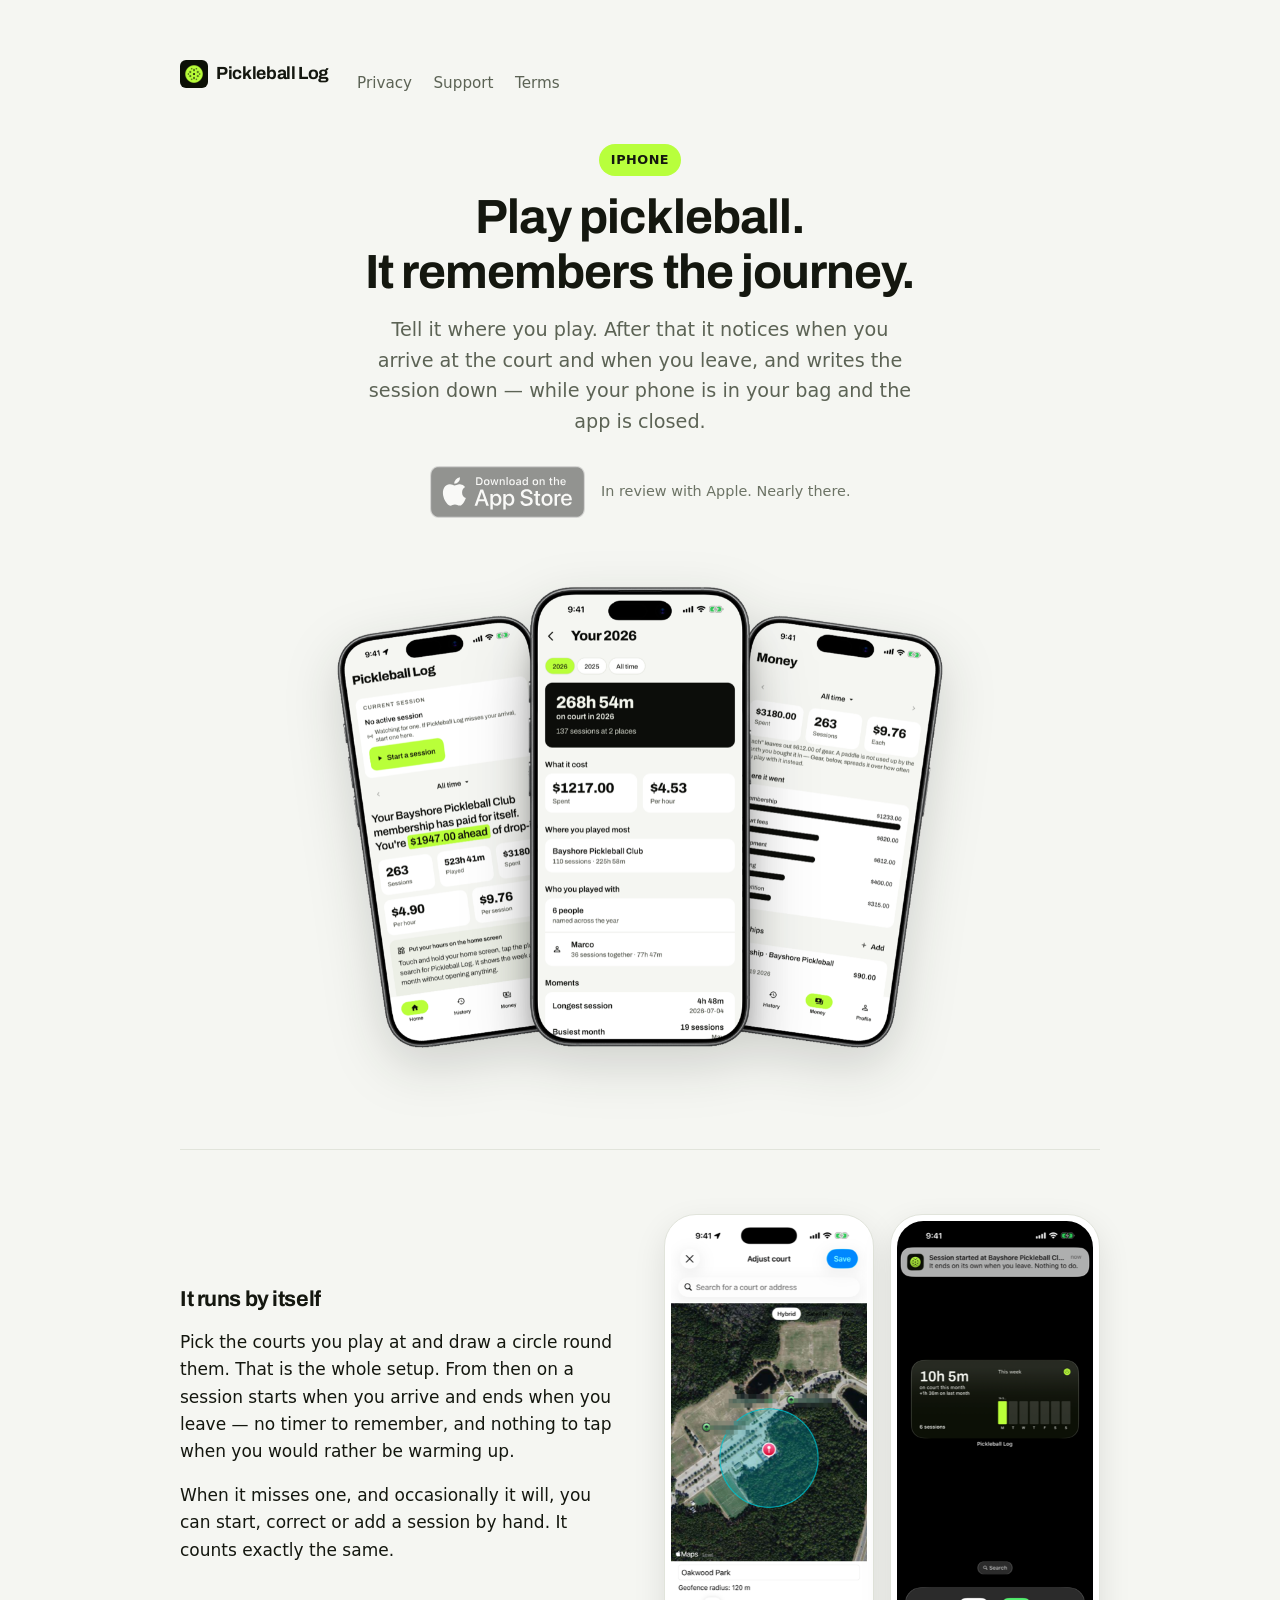
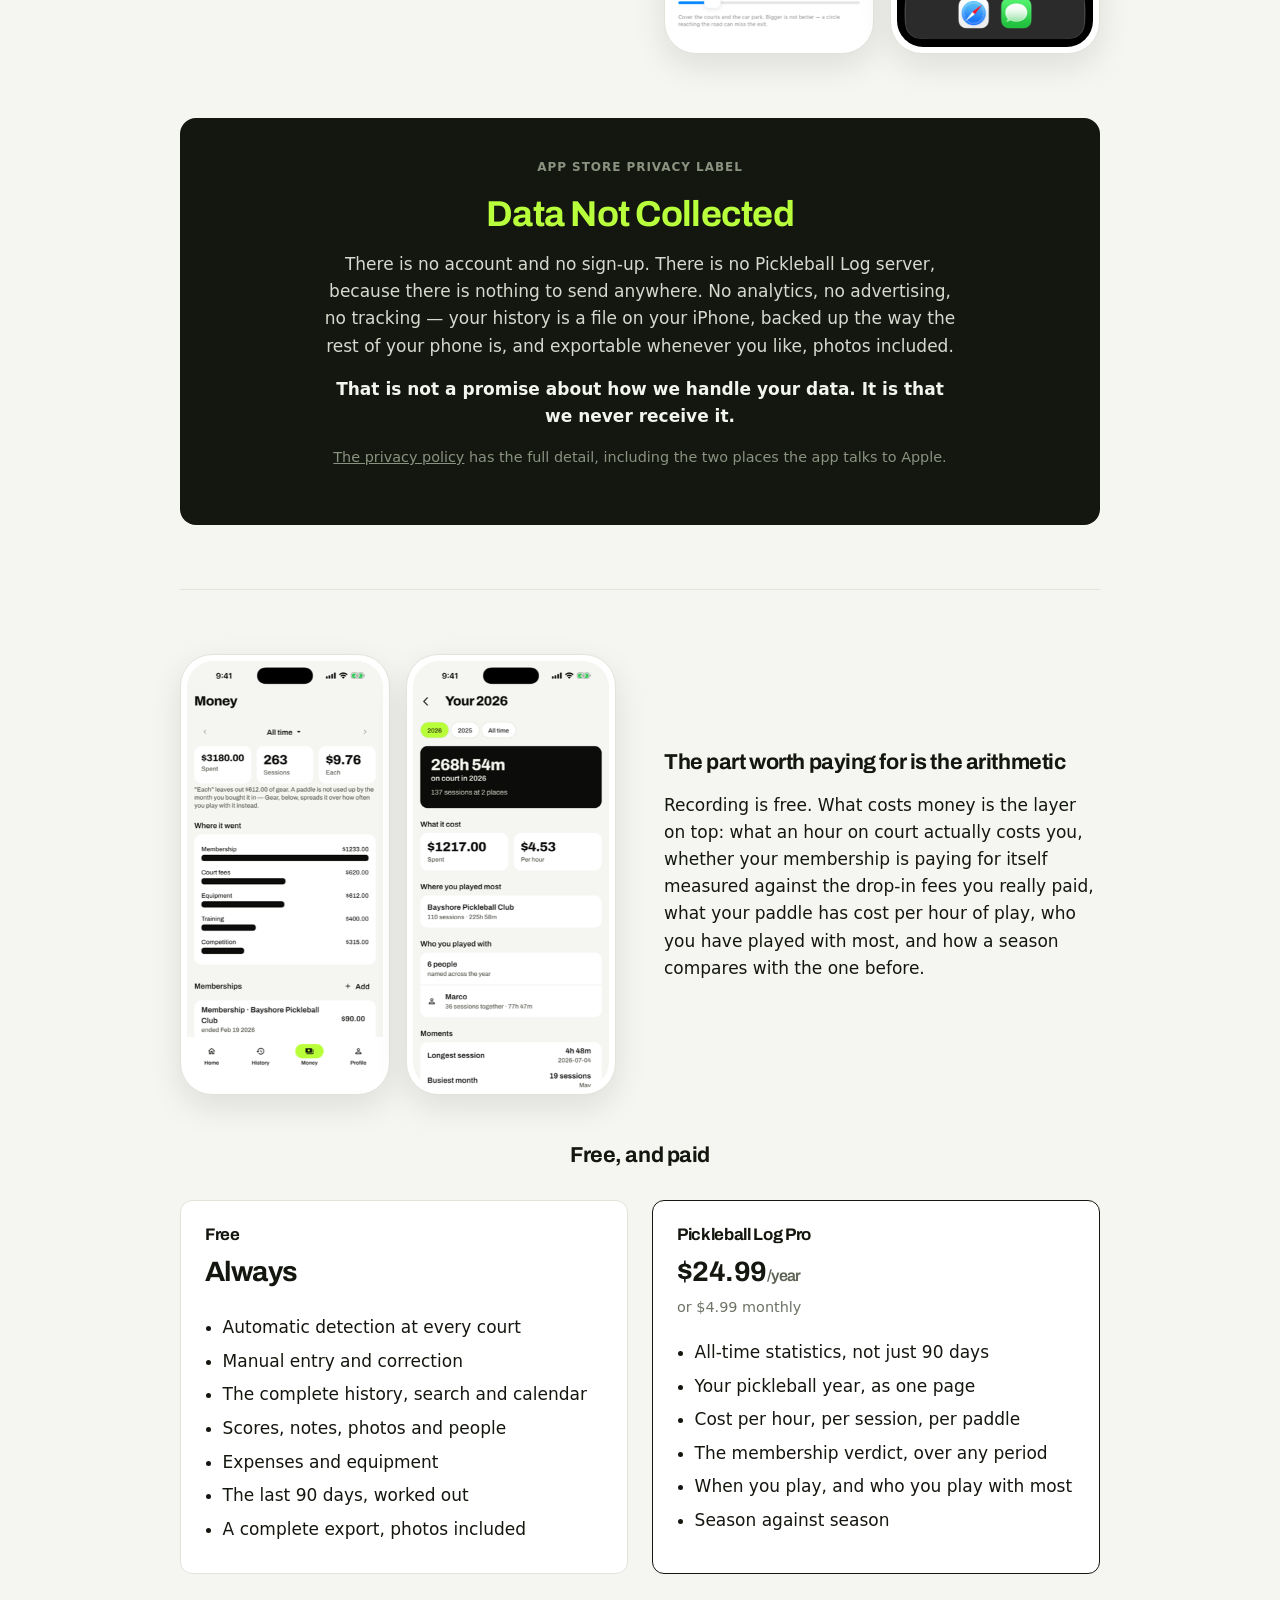
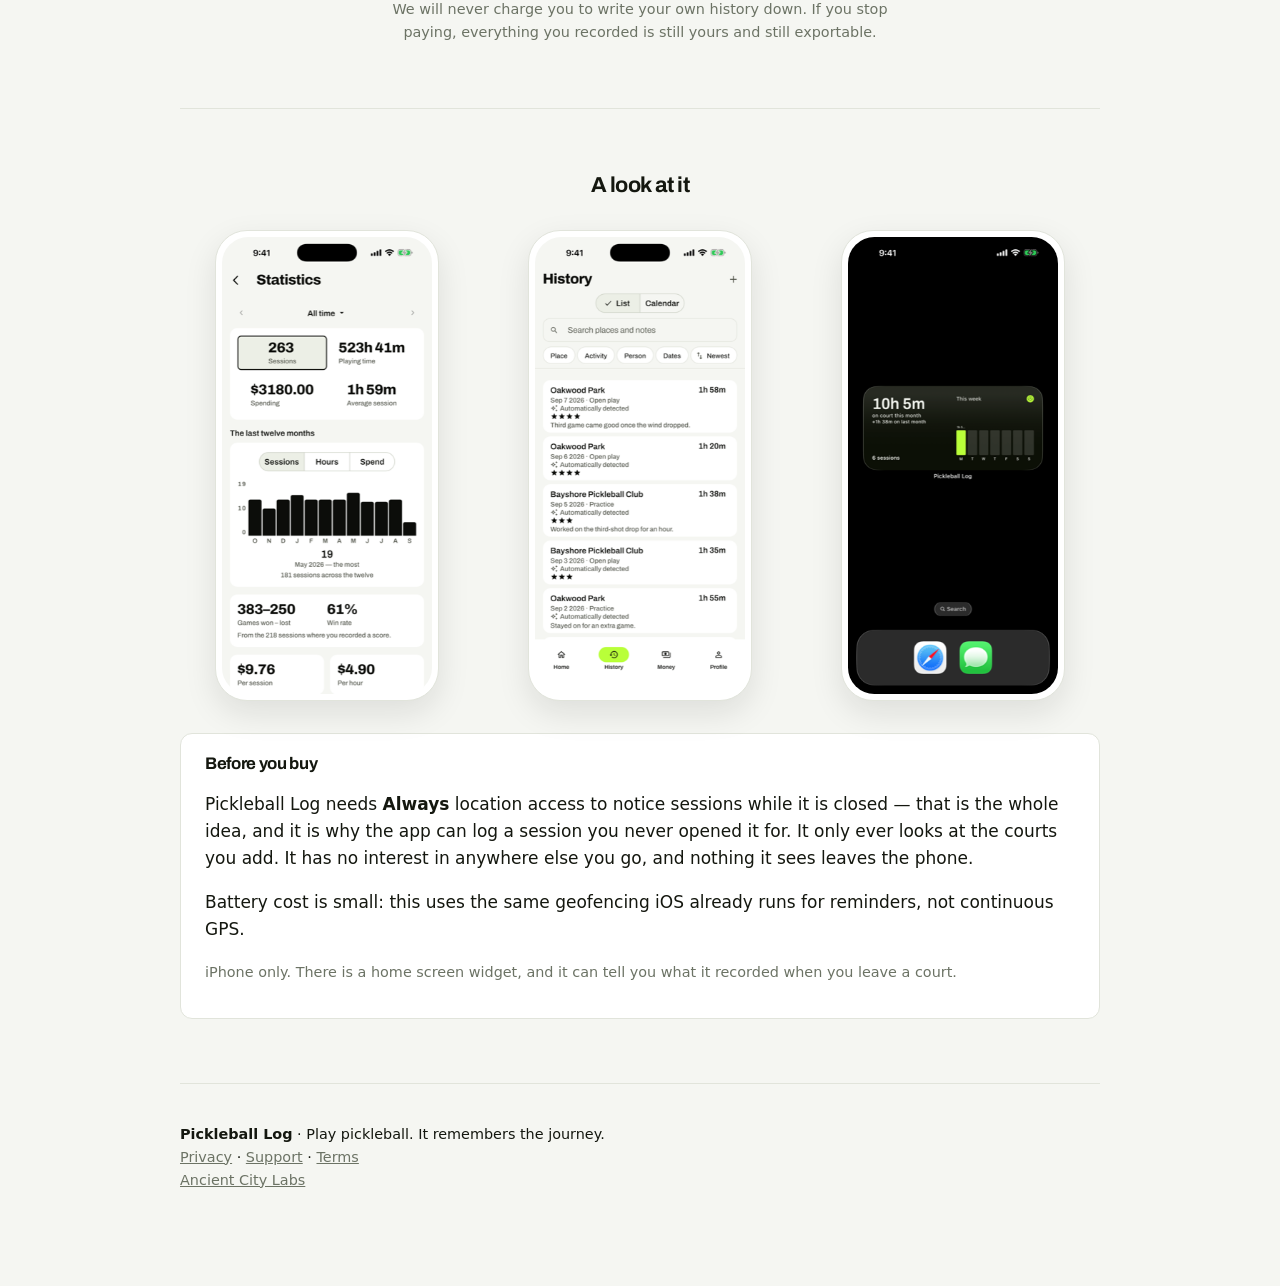
<file: index.html>
<!DOCTYPE html>
<html lang="en">
<head>
<meta charset="utf-8">
<meta name="viewport" content="width=device-width, initial-scale=1">
<link rel="preconnect" href="https://fonts.googleapis.com">
<link rel="preconnect" href="https://fonts.gstatic.com" crossorigin>
<link href="https://fonts.googleapis.com/css2?family=Archivo:wght@600;700&display=swap" rel="stylesheet">
<link rel="stylesheet" href="style.css">
<link rel="icon" href="img/icon.png">
<link rel="apple-touch-icon" href="img/icon.png">
<title>Pickleball Log — your pickleball history, kept for you</title>
<meta name="description" content="Pickleball Log records your pickleball sessions automatically and turns them into a personal history: sessions, hours, courts, spending, equipment, memories. Everything stays on your iPhone.">
<meta property="og:title" content="Pickleball Log">
<meta property="og:description" content="Arrive at your court and a session starts. Leave and it ends. Your hours, your courts and what it all costs — kept on your iPhone, and nowhere else.">
<meta property="og:image" content="https://ancientcitylabs.app/pickleballlog/img/og.jpg">
<meta property="og:image:width" content="1200">
<meta property="og:image:height" content="630">
<meta property="og:url" content="https://ancientcitylabs.app/pickleballlog/">
<meta property="og:type" content="website">
<meta name="twitter:card" content="summary_large_image">
</head>
<body>
<div class="wrap home">
<header class="site">
  <a class="brand" href="index.html">
    <img src="img/icon.png" alt="" class="brand-icon" width="28" height="28">
    Pickleball Log
  </a>
  <nav>
    <a href="privacy.html">Privacy</a>
    <a href="support.html">Support</a>
    <a href="terms.html">Terms</a>
  </nav>
</header>

<section class="hero">
    <span class="pill">iPhone</span>
    <h1>Play pickleball. <br>It remembers the journey.</h1>
    <p class="lede">Tell it where you play. After that it notices when you arrive
    at the court and when you leave, and writes the session down — while your
    phone is in your bag and the app is closed.</p>

    <!-- ================= LAUNCH SWITCH =================================
         The app is in review, so its App Store URL 404s until Apple
         approves it. While data-live="no" the badge renders greyed out
         and unclickable, under a "coming soon" line.

         WHEN APPLE APPROVES, one edit and no more:
           data-live="no"  ->  data-live="yes"   (on the div below)
         The Apple ID (6809836115) is already in the href below, so the
         switch is the only edit: it is live the moment Apple approves.
         ================================================================= -->
    <div class="store" data-live="no">
      <a class="badge" href="https://apps.apple.com/app/id6809836115">
        <picture>
          <source srcset="img/appstore-white.svg" media="(prefers-color-scheme: dark)">
          <img src="img/appstore-black.svg" alt="Download on the App Store" width="180" height="60">
        </picture>
      </a>
      <p class="store-note">In review with Apple. Nearly there.</p>
    </div>
</section>

<div class="hero-band">
  <img src="img/hero-3up.png" width="1500" height="859"
       alt="Three iPhones showing Pickleball Log: the home screen with a membership verdict, Your 2026, and the Money tab.">
</div>

<hr class="rule">

<section class="feature">
  <div class="feature-copy">
    <h2>It runs by itself</h2>
    <p>Pick the courts you play at and draw a circle round them. That is the
    whole setup. From then on a session starts when you arrive and ends when you
    leave — no timer to remember, and nothing to tap when you would rather be
    warming up.</p>
    <p>When it misses one, and occasionally it will, you can start, correct or
    add a session by hand. It counts exactly the same.</p>
  </div>
  <div class="feature-shots">
    <div class="phone sm">
      <img src="img/09-court-map.png" alt="Setting a court: a map with a circle drawn around the courts and the car park."
           width="640" height="1391" loading="lazy">
    </div>
    <div class="phone sm">
      <img src="img/10-notice-arrival.png" alt="A notification on the lock screen saying a session has started."
           width="640" height="1391" loading="lazy">
    </div>
  </div>
</section>

<section class="claim">
  <p class="claim-kicker">App Store privacy label</p>
  <h2>Data Not Collected</h2>
  <p>There is no account and no sign-up. There is no Pickleball Log server,
  because there is nothing to send anywhere. No analytics, no advertising, no
  tracking — your history is a file on your iPhone, backed up the way the rest
  of your phone is, and exportable whenever you like, photos included.</p>
  <p class="claim-punch">That is not a promise about how we handle your data.
  It is that we never receive it.</p>
  <p class="muted"><a href="privacy.html">The privacy policy</a> has the full
  detail, including the two places the app talks to Apple.</p>
</section>

<hr class="rule">

<section class="feature reverse">
  <div class="feature-copy">
    <h2>The part worth paying for is the arithmetic</h2>
    <p>Recording is free. What costs money is the layer on top: what an hour on
    court actually costs you, whether your membership is paying for itself
    measured against the drop-in fees you really paid, what your paddle has cost
    per hour of play, who you have played with most, and how a season compares
    with the one before.</p>
  </div>
  <div class="feature-shots">
    <div class="phone sm">
      <img src="img/03-money.png" alt="The Money tab, showing cost per hour and a membership verdict."
           width="640" height="1391" loading="lazy">
    </div>
    <div class="phone sm">
      <img src="img/08-year.png" alt="Your Pickleball Year, a single page summarising the season."
           width="640" height="1391" loading="lazy">
    </div>
  </div>
</section>

<h2 class="center">Free, and paid</h2>
<div class="tiers">
  <div class="tier">
    <h3>Free</h3>
    <p class="tier-price">Always</p>
    <ul>
      <li>Automatic detection at every court</li>
      <li>Manual entry and correction</li>
      <li>The complete history, search and calendar</li>
      <li>Scores, notes, photos and people</li>
      <li>Expenses and equipment</li>
      <li>The last 90 days, worked out</li>
      <li>A complete export, photos included</li>
    </ul>
  </div>
  <div class="tier paid">
    <h3>Pickleball Log Pro</h3>
    <p class="tier-price">$24.99<span>/year</span></p>
    <p class="tier-alt">or $4.99 monthly</p>
    <ul>
      <li>All-time statistics, not just 90 days</li>
      <li>Your pickleball year, as one page</li>
      <li>Cost per hour, per session, per paddle</li>
      <li>The membership verdict, over any period</li>
      <li>When you play, and who you play with most</li>
      <li>Season against season</li>
    </ul>
  </div>
</div>
<p class="center muted">We will never charge you to write your own history
down. If you stop paying, everything you recorded is still yours and still
exportable.</p>

<hr class="rule">

<h2 class="center">A look at it</h2>
<div class="gallery">
  <div class="phone sm"><img src="img/02-statistics.png" alt="The statistics screen." width="640" height="1391" loading="lazy"></div>
  <div class="phone sm"><img src="img/04-history.png" alt="History, as a searchable list of sessions." width="640" height="1391" loading="lazy"></div>
  <div class="phone sm"><img src="img/12-widget.png" alt="The home screen widget showing this week's hours." width="640" height="1391" loading="lazy"></div>
</div>

<div class="card">
  <h3>Before you buy</h3>
  <p>Pickleball Log needs <strong>Always</strong> location access to notice
  sessions while it is closed — that is the whole idea, and it is why the app can
  log a session you never opened it for. It only ever looks at the courts you
  add. It has no interest in anywhere else you go, and nothing it sees leaves the
  phone.</p>
  <p>Battery cost is small: this uses the same geofencing iOS already runs for
  reminders, not continuous GPS.</p>
  <p class="muted">iPhone only. There is a home screen widget, and it can tell
  you what it recorded when you leave a court.</p>
</div>

<footer class="site">
  <p><strong>Pickleball Log</strong> &middot; Play pickleball. It remembers the journey.<br>
  <a href="privacy.html">Privacy</a> &middot;
  <a href="support.html">Support</a> &middot;
  <a href="terms.html">Terms</a><br>
  <a href="https://ancientcitylabs.app/">Ancient City Labs</a></p>
</footer>
</div>
</body>
</html>
</file>
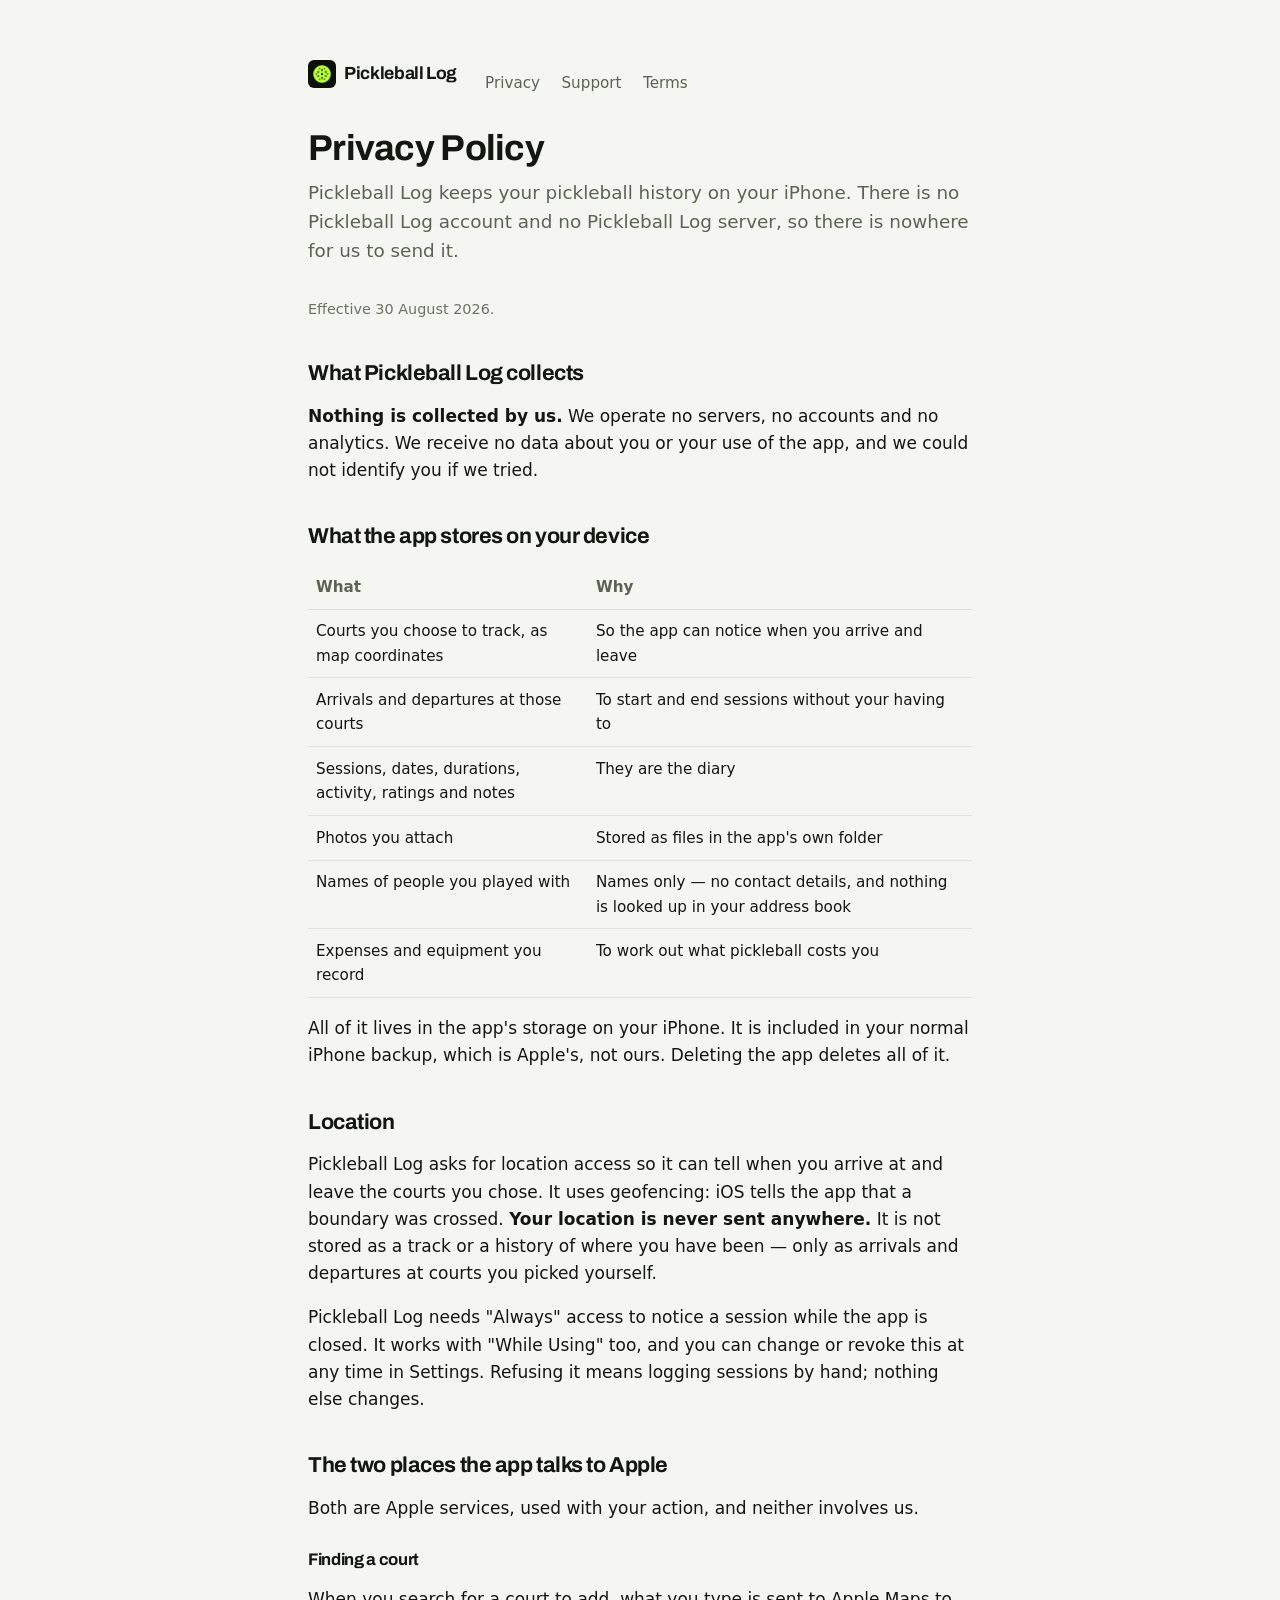
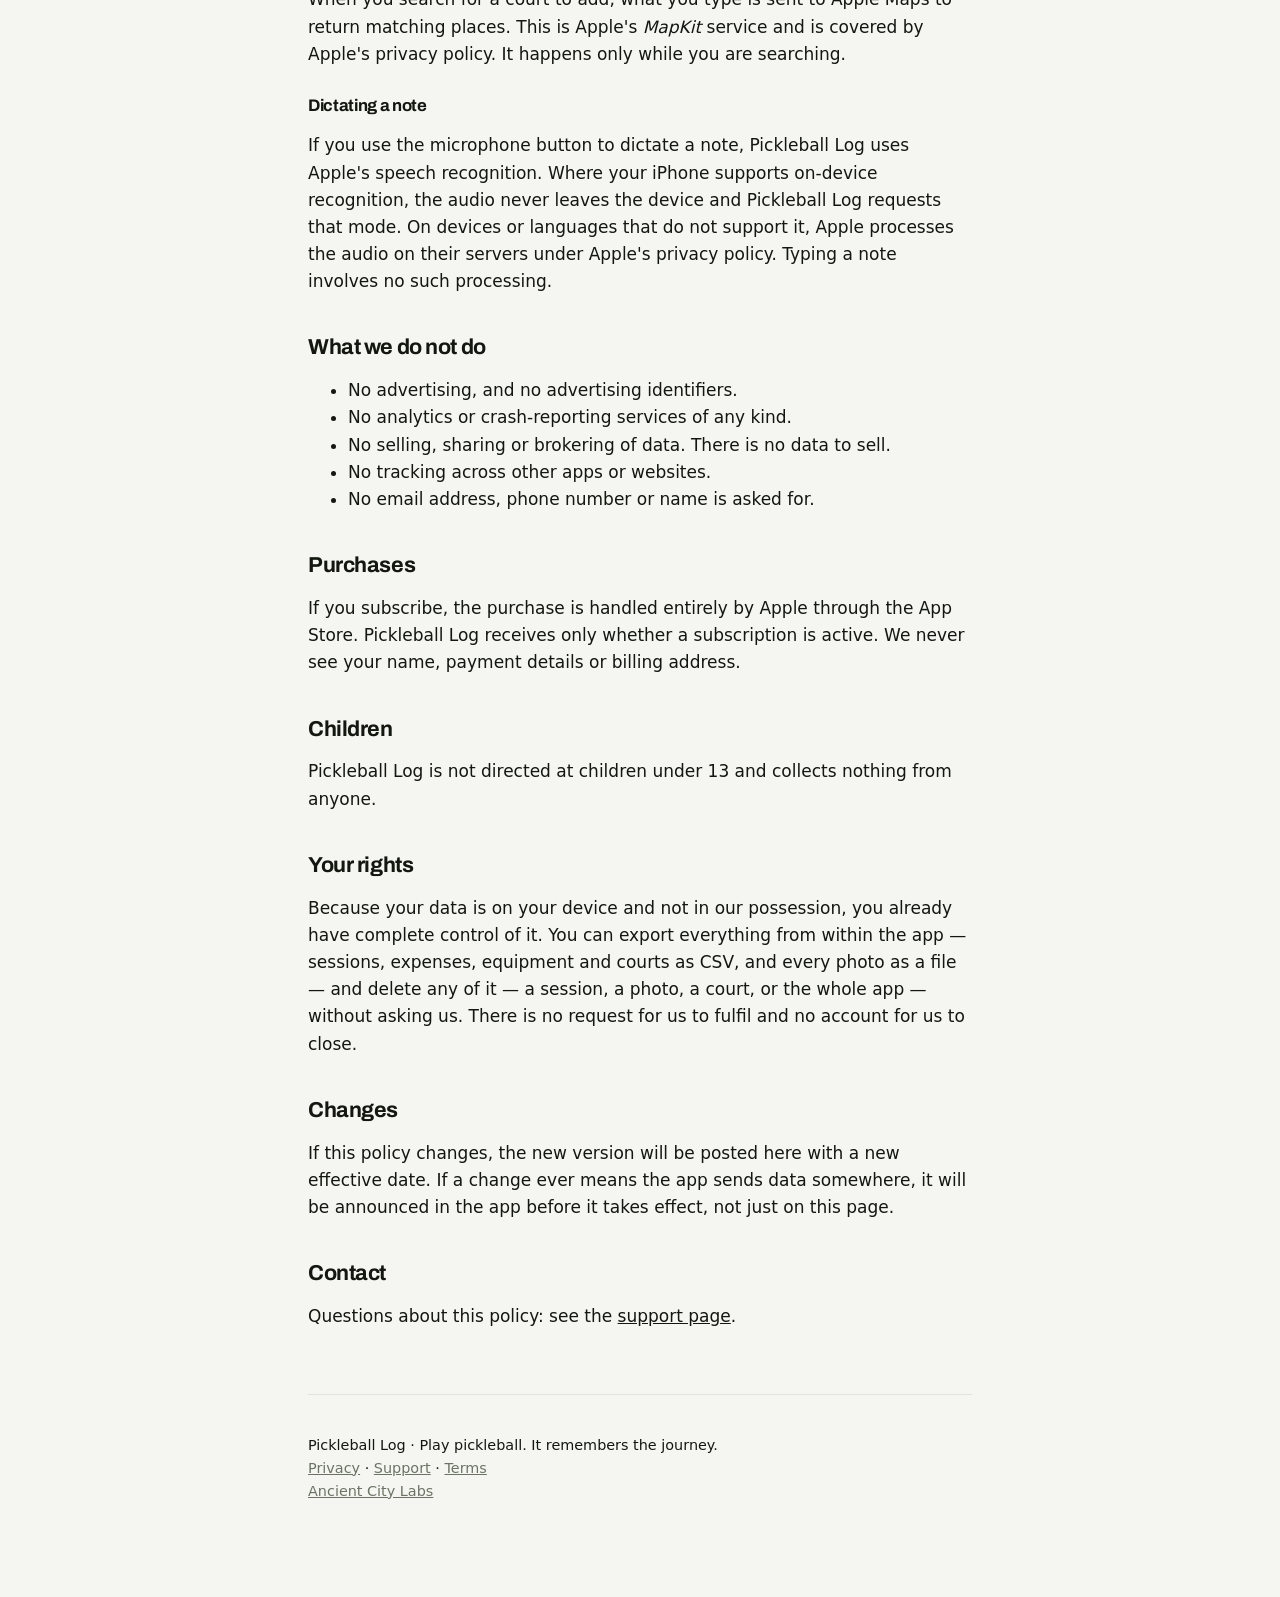
<file: privacy.html>
<!DOCTYPE html>
<html lang="en">
<head>
<meta charset="utf-8">
<meta name="viewport" content="width=device-width, initial-scale=1">
<link rel="preconnect" href="https://fonts.googleapis.com">
<link rel="preconnect" href="https://fonts.gstatic.com" crossorigin>
<link href="https://fonts.googleapis.com/css2?family=Archivo:wght@600;700&display=swap" rel="stylesheet">
<link rel="stylesheet" href="style.css">
<link rel="icon" href="img/icon.png">
<link rel="apple-touch-icon" href="img/icon.png">
<title>Privacy Policy — Pickleball Log</title>
<meta name="description" content="Pickleball Log stores everything on your iPhone. No account, no server, no analytics.">
</head>
<body>
<div class="wrap">
<header class="site">
  <a class="brand" href="index.html">
    <img src="img/icon.png" alt="" class="brand-icon" width="28" height="28">
    Pickleball Log
  </a>
  <nav>
    <a href="privacy.html">Privacy</a>
    <a href="support.html">Support</a>
    <a href="terms.html">Terms</a>
  </nav>
</header>
<h1>Privacy Policy</h1>
<p class="lede">Pickleball Log keeps your pickleball history on your iPhone. There is
no Pickleball Log account and no Pickleball Log server, so there is nowhere for us to
send it.</p>
<p class="muted">Effective 30 August 2026.</p>

<h2>What Pickleball Log collects</h2>
<p><strong>Nothing is collected by us.</strong> We operate no servers, no
accounts and no analytics. We receive no data about you or your use of the app,
and we could not identify you if we tried.</p>

<h2>What the app stores on your device</h2>
<table>
  <tr><th>What</th><th>Why</th></tr>
  <tr><td>Courts you choose to track, as map coordinates</td>
      <td>So the app can notice when you arrive and leave</td></tr>
  <tr><td>Arrivals and departures at those courts</td>
      <td>To start and end sessions without your having to</td></tr>
  <tr><td>Sessions, dates, durations, activity, ratings and notes</td>
      <td>They are the diary</td></tr>
  <tr><td>Photos you attach</td>
      <td>Stored as files in the app's own folder</td></tr>
  <tr><td>Names of people you played with</td>
      <td>Names only — no contact details, and nothing is looked up in your address book</td></tr>
  <tr><td>Expenses and equipment you record</td>
      <td>To work out what pickleball costs you</td></tr>
</table>
<p>All of it lives in the app's storage on your iPhone. It is included in your
normal iPhone backup, which is Apple's, not ours. Deleting the app deletes all
of it.</p>

<h2>Location</h2>
<p>Pickleball Log asks for location access so it can tell when you arrive at and
leave the courts you chose. It uses geofencing: iOS tells the app that a
boundary was crossed. <strong>Your location is never sent anywhere.</strong> It
is not stored as a track or a history of where you have been — only as arrivals
and departures at courts you picked yourself.</p>
<p>Pickleball Log needs "Always" access to notice a session while the app is closed.
It works with "While Using" too, and you can change or revoke this at any time
in Settings. Refusing it means logging sessions by hand; nothing else changes.</p>

<h2>The two places the app talks to Apple</h2>
<p>Both are Apple services, used with your action, and neither involves us.</p>
<h3>Finding a court</h3>
<p>When you search for a court to add, what you type is sent to Apple Maps to
return matching places. This is Apple's <em>MapKit</em> service and is covered by
Apple's privacy policy. It happens only while you are searching.</p>
<h3>Dictating a note</h3>
<p>If you use the microphone button to dictate a note, Pickleball Log uses Apple's
speech recognition. Where your iPhone supports on-device recognition, the audio
never leaves the device and Pickleball Log requests that mode. On devices or
languages that do not support it, Apple processes the audio on their servers
under Apple's privacy policy. Typing a note involves no such processing.</p>

<h2>What we do not do</h2>
<ul>
  <li>No advertising, and no advertising identifiers.</li>
  <li>No analytics or crash-reporting services of any kind.</li>
  <li>No selling, sharing or brokering of data. There is no data to sell.</li>
  <li>No tracking across other apps or websites.</li>
  <li>No email address, phone number or name is asked for.</li>
</ul>

<h2>Purchases</h2>
<p>If you subscribe, the purchase is handled entirely by Apple through the App
Store. Pickleball Log receives only whether a subscription is active. We never see
your name, payment details or billing address.</p>

<h2>Children</h2>
<p>Pickleball Log is not directed at children under 13 and collects nothing from
anyone.</p>

<h2>Your rights</h2>
<p>Because your data is on your device and not in our possession, you already
have complete control of it. You can export everything from within the app —
sessions, expenses, equipment and courts as CSV, and every photo as a file —
and delete any of it — a session, a photo, a court, or the whole app —
without asking us. There is no request for us to fulfil and no account for us to
close.</p>

<h2>Changes</h2>
<p>If this policy changes, the new version will be posted here with a new
effective date. If a change ever means the app sends data somewhere, it will be
announced in the app before it takes effect, not just on this page.</p>

<h2>Contact</h2>
<p>Questions about this policy: see the <a href="support.html">support
page</a>.</p>
<footer class="site">
  <p>Pickleball Log &middot; Play pickleball. It remembers the journey.<br>
  <a href="privacy.html">Privacy</a> &middot;
  <a href="support.html">Support</a> &middot;
  <a href="terms.html">Terms</a><br>
  <a href="https://ancientcitylabs.app/">Ancient City Labs</a></p>
</footer>
</div>
</body>
</html>
</file>
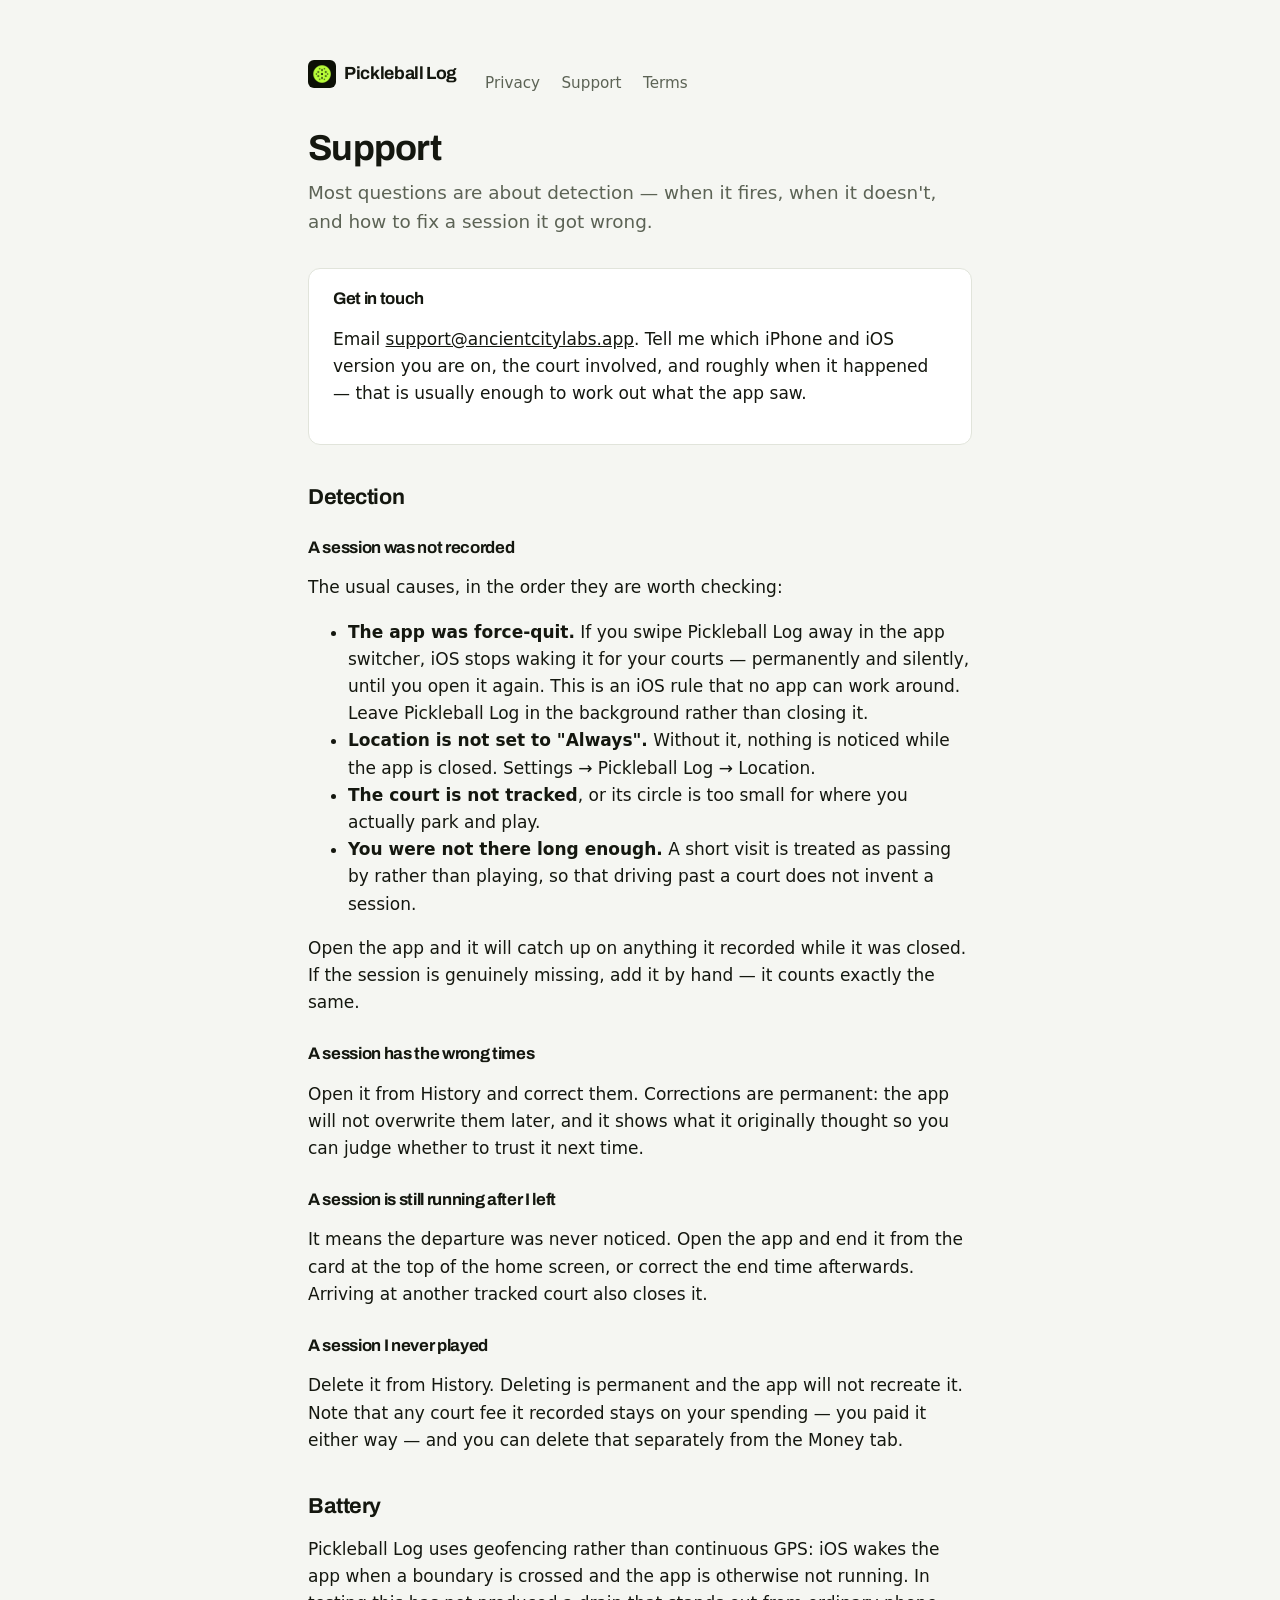
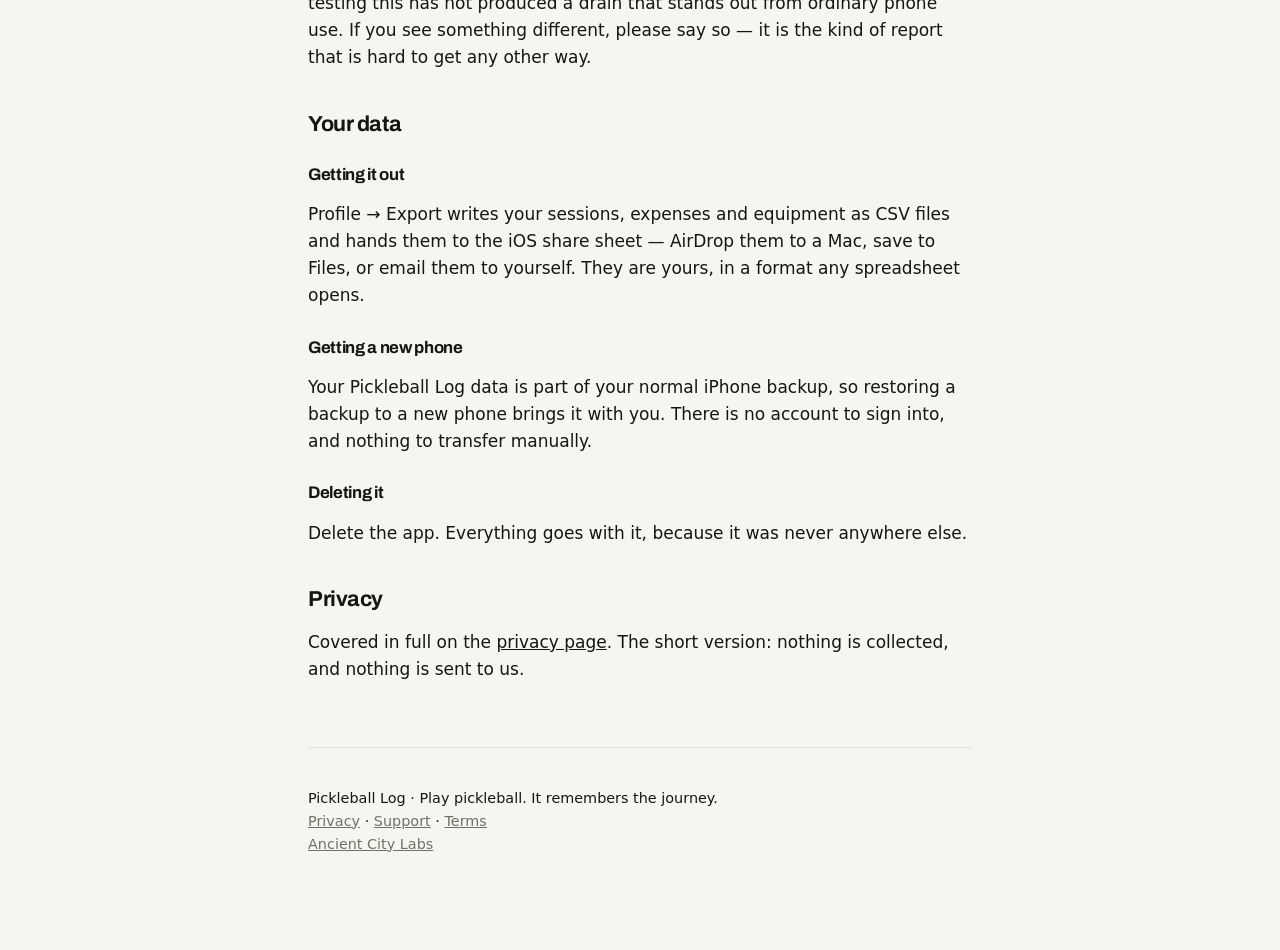
<file: support.html>
<!DOCTYPE html>
<html lang="en">
<head>
<meta charset="utf-8">
<meta name="viewport" content="width=device-width, initial-scale=1">
<link rel="preconnect" href="https://fonts.googleapis.com">
<link rel="preconnect" href="https://fonts.gstatic.com" crossorigin>
<link href="https://fonts.googleapis.com/css2?family=Archivo:wght@600;700&display=swap" rel="stylesheet">
<link rel="stylesheet" href="style.css">
<link rel="icon" href="img/icon.png">
<link rel="apple-touch-icon" href="img/icon.png">
<title>Support — Pickleball Log</title>
<meta name="description" content="Help with Pickleball Log: detection, corrections, data and contact.">
</head>
<body>
<div class="wrap">
<header class="site">
  <a class="brand" href="index.html">
    <img src="img/icon.png" alt="" class="brand-icon" width="28" height="28">
    Pickleball Log
  </a>
  <nav>
    <a href="privacy.html">Privacy</a>
    <a href="support.html">Support</a>
    <a href="terms.html">Terms</a>
  </nav>
</header>
<h1>Support</h1>
<p class="lede">Most questions are about detection — when it fires, when it
doesn't, and how to fix a session it got wrong.</p>

<div class="card">
  <h3 id="contact">Get in touch</h3>
  <p>Email <a href="mailto:support@ancientcitylabs.app">support@ancientcitylabs.app</a>.
  Tell me which iPhone and iOS version you are on, the court involved, and
  roughly when it happened — that is usually enough to work out what the app
  saw.</p>
</div>

<h2>Detection</h2>

<h3>A session was not recorded</h3>
<p>The usual causes, in the order they are worth checking:</p>
<ul>
  <li><strong>The app was force-quit.</strong> If you swipe Pickleball Log away in
  the app switcher, iOS stops waking it for your courts — permanently and
  silently, until you open it again. This is an iOS rule that no app can work
  around. Leave Pickleball Log in the background rather than closing it.</li>
  <li><strong>Location is not set to "Always".</strong> Without it, nothing is
  noticed while the app is closed. Settings → Pickleball Log → Location.</li>
  <li><strong>The court is not tracked</strong>, or its circle is too small for
  where you actually park and play.</li>
  <li><strong>You were not there long enough.</strong> A short visit is treated
  as passing by rather than playing, so that driving past a court does not
  invent a session.</li>
</ul>
<p>Open the app and it will catch up on anything it recorded while it was
closed. If the session is genuinely missing, add it by hand — it counts exactly
the same.</p>

<h3>A session has the wrong times</h3>
<p>Open it from History and correct them. Corrections are permanent: the app
will not overwrite them later, and it shows what it originally thought so you
can judge whether to trust it next time.</p>

<h3>A session is still running after I left</h3>
<p>It means the departure was never noticed. Open the app and end it from the
card at the top of the home screen, or correct the end time afterwards. Arriving
at another tracked court also closes it.</p>

<h3>A session I never played</h3>
<p>Delete it from History. Deleting is permanent and the app will not recreate
it. Note that any court fee it recorded stays on your spending — you paid it
either way — and you can delete that separately from the Money tab.</p>

<h2>Battery</h2>
<p>Pickleball Log uses geofencing rather than continuous GPS: iOS wakes the app when
a boundary is crossed and the app is otherwise not running. In testing this has
not produced a drain that stands out from ordinary phone use. If you see
something different, please say so — it is the kind of report that is hard to
get any other way.</p>

<h2>Your data</h2>
<h3>Getting it out</h3>
<p>Profile → Export writes your sessions, expenses and equipment as CSV files
and hands them to the iOS share sheet — AirDrop them to a Mac, save to Files, or
email them to yourself. They are yours, in a format any spreadsheet opens.</p>
<h3>Getting a new phone</h3>
<p>Your Pickleball Log data is part of your normal iPhone backup, so restoring a
backup to a new phone brings it with you. There is no account to sign into, and
nothing to transfer manually.</p>
<h3>Deleting it</h3>
<p>Delete the app. Everything goes with it, because it was never anywhere
else.</p>

<h2>Privacy</h2>
<p>Covered in full on the <a href="privacy.html">privacy page</a>. The short
version: nothing is collected, and nothing is sent to us.</p>
<footer class="site">
  <p>Pickleball Log &middot; Play pickleball. It remembers the journey.<br>
  <a href="privacy.html">Privacy</a> &middot;
  <a href="support.html">Support</a> &middot;
  <a href="terms.html">Terms</a><br>
  <a href="https://ancientcitylabs.app/">Ancient City Labs</a></p>
</footer>
</div>
</body>
</html>
</file>
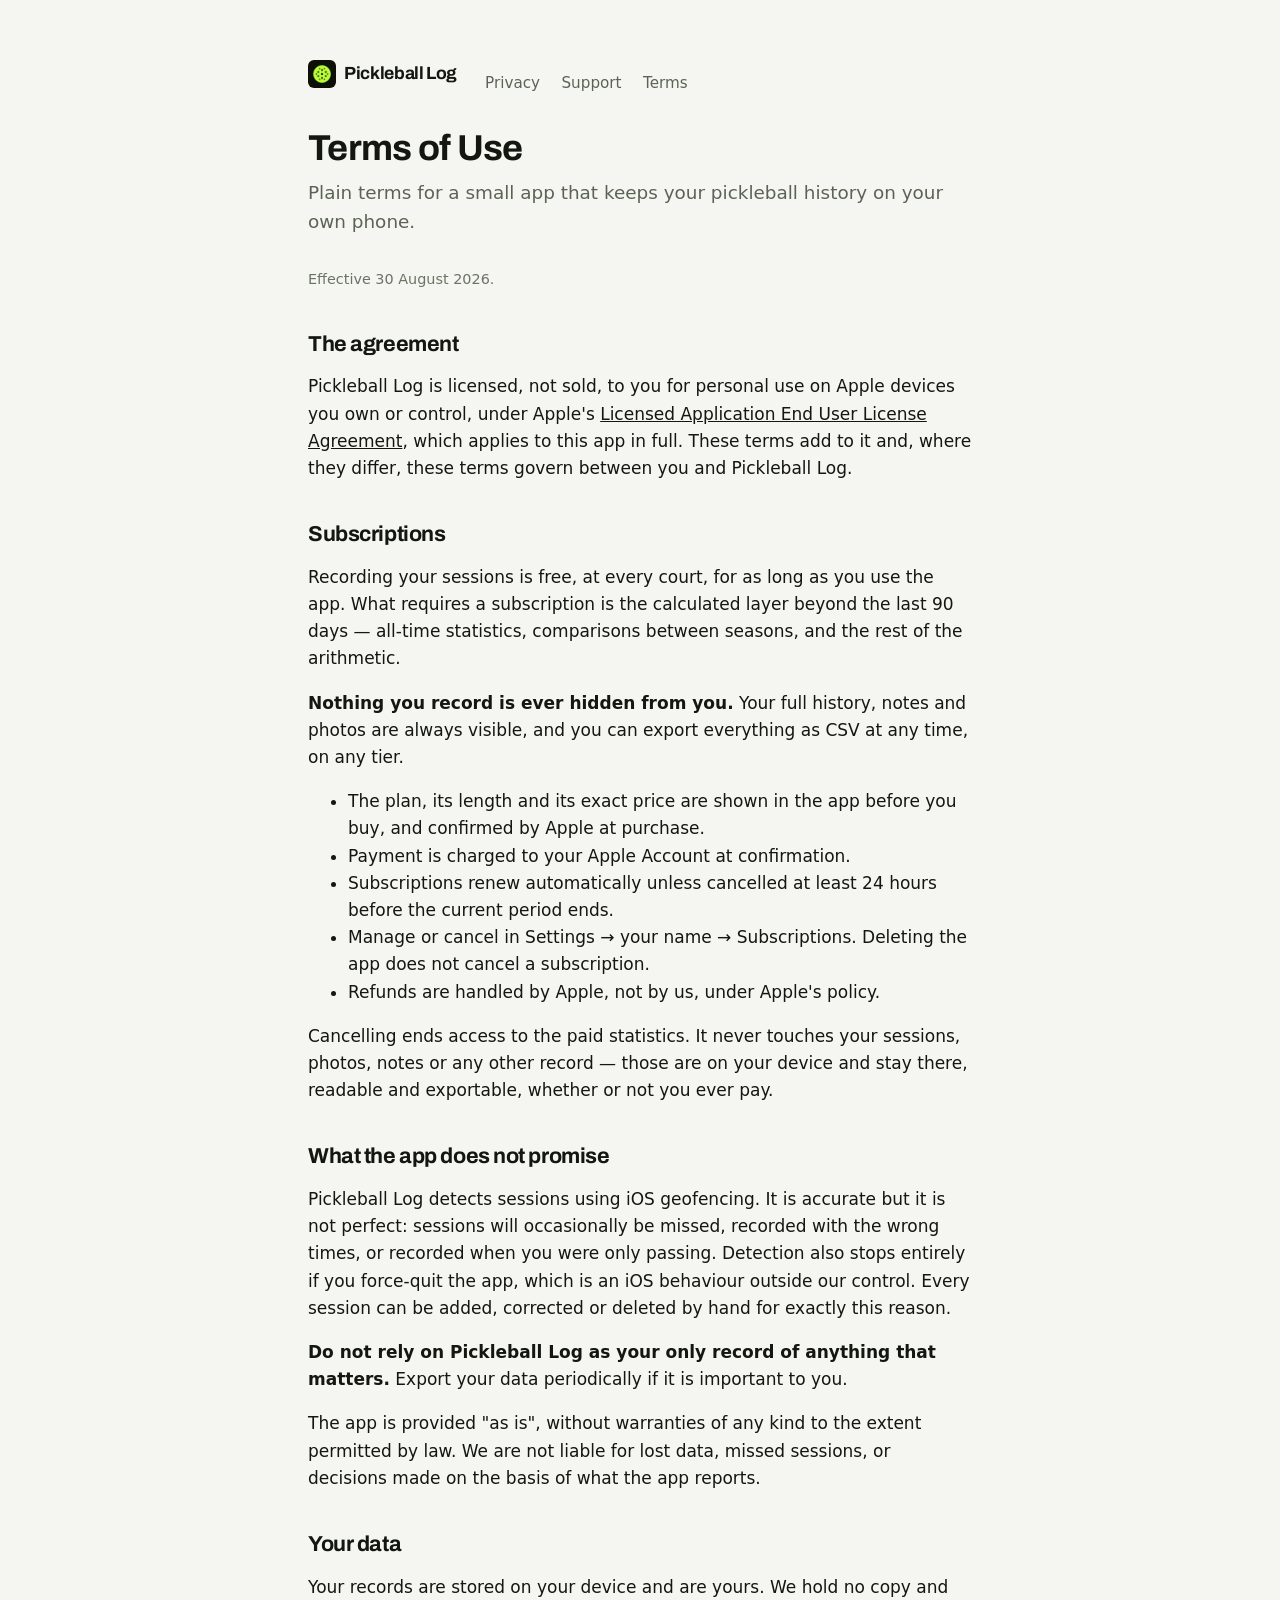
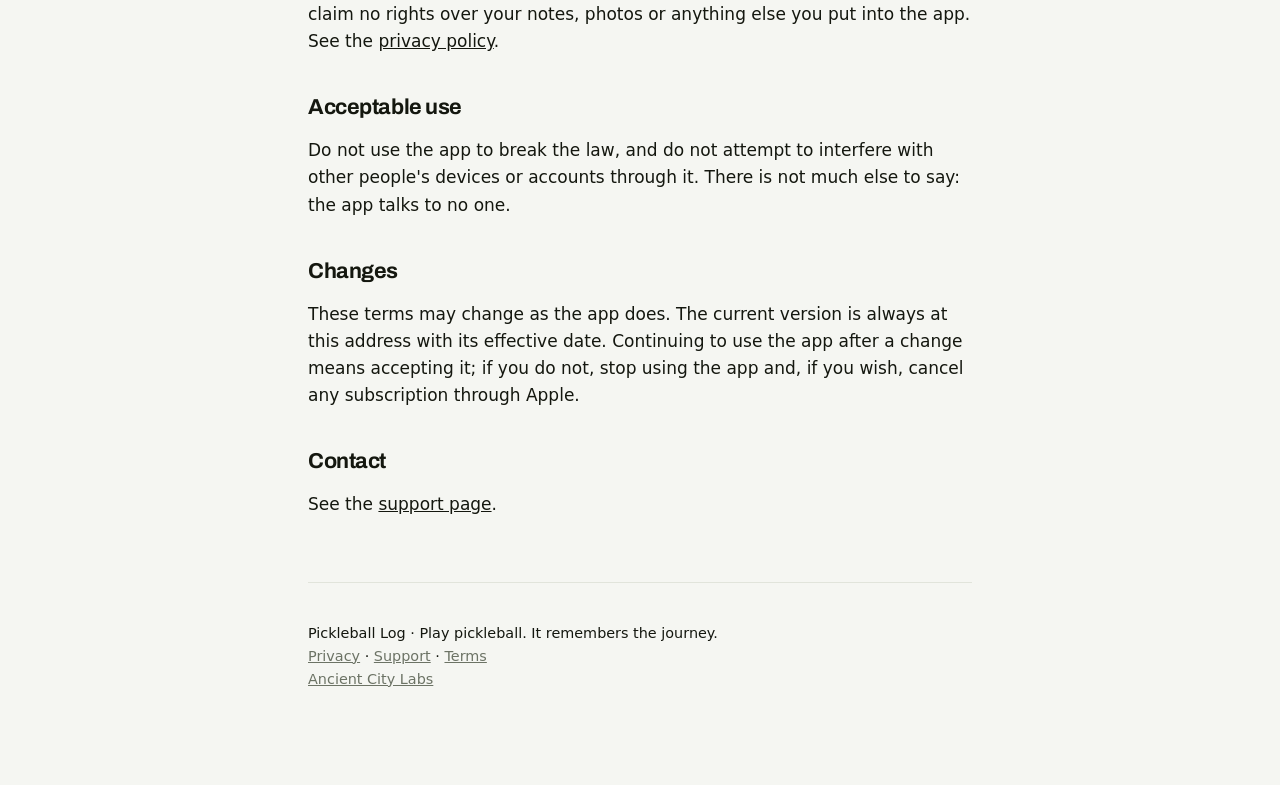
<file: terms.html>
<!DOCTYPE html>
<html lang="en">
<head>
<meta charset="utf-8">
<meta name="viewport" content="width=device-width, initial-scale=1">
<link rel="preconnect" href="https://fonts.googleapis.com">
<link rel="preconnect" href="https://fonts.gstatic.com" crossorigin>
<link href="https://fonts.googleapis.com/css2?family=Archivo:wght@600;700&display=swap" rel="stylesheet">
<link rel="stylesheet" href="style.css">
<link rel="icon" href="img/icon.png">
<link rel="apple-touch-icon" href="img/icon.png">
<title>Terms of Use — Pickleball Log</title>
<meta name="description" content="Terms of use for Pickleball Log.">
</head>
<body>
<div class="wrap">
<header class="site">
  <a class="brand" href="index.html">
    <img src="img/icon.png" alt="" class="brand-icon" width="28" height="28">
    Pickleball Log
  </a>
  <nav>
    <a href="privacy.html">Privacy</a>
    <a href="support.html">Support</a>
    <a href="terms.html">Terms</a>
  </nav>
</header>
<h1>Terms of Use</h1>
<p class="lede">Plain terms for a small app that keeps your pickleball history
on your own phone.</p>
<p class="muted">Effective 30 August 2026.</p>

<h2>The agreement</h2>
<p>Pickleball Log is licensed, not sold, to you for personal use on Apple devices you
own or control, under Apple's
<a href="https://www.apple.com/legal/internet-services/itunes/dev/stdeula/">Licensed
Application End User License Agreement</a>, which applies to this app in full.
These terms add to it and, where they differ, these terms govern between you and
Pickleball Log.</p>

<h2>Subscriptions</h2>
<p>Recording your sessions is free, at every court, for as long as you use the
app. What requires a subscription is the calculated layer beyond the last 90
days — all-time statistics, comparisons between seasons, and the rest of the
arithmetic.</p>
<p><strong>Nothing you record is ever hidden from you.</strong> Your full
history, notes and photos are always visible, and you can export everything as
CSV at any time, on any tier.</p>
<ul>
  <li>The plan, its length and its exact price are shown in the app before you
  buy, and confirmed by Apple at purchase.</li>
  <li>Payment is charged to your Apple Account at confirmation.</li>
  <li>Subscriptions renew automatically unless cancelled at least 24 hours
  before the current period ends.</li>
  <li>Manage or cancel in Settings → your name → Subscriptions. Deleting the app
  does not cancel a subscription.</li>
  <li>Refunds are handled by Apple, not by us, under Apple's policy.</li>
</ul>
<p>Cancelling ends access to the paid statistics. It never touches your
sessions, photos, notes or any other record — those are on your device and stay
there, readable and exportable, whether or not you ever pay.</p>

<h2>What the app does not promise</h2>
<p>Pickleball Log detects sessions using iOS geofencing. It is accurate but it is not
perfect: sessions will occasionally be missed, recorded with the wrong times, or
recorded when you were only passing. Detection also stops entirely if you
force-quit the app, which is an iOS behaviour outside our control. Every session
can be added, corrected or deleted by hand for exactly this reason.</p>
<p><strong>Do not rely on Pickleball Log as your only record of anything that
matters.</strong> Export your data periodically if it is important to you.</p>
<p>The app is provided "as is", without warranties of any kind to the extent
permitted by law. We are not liable for lost data, missed sessions, or decisions
made on the basis of what the app reports.</p>

<h2>Your data</h2>
<p>Your records are stored on your device and are yours. We hold no copy and
claim no rights over your notes, photos or anything else you put into the app.
See the <a href="privacy.html">privacy policy</a>.</p>

<h2>Acceptable use</h2>
<p>Do not use the app to break the law, and do not attempt to interfere with
other people's devices or accounts through it. There is not much else to say:
the app talks to no one.</p>

<h2>Changes</h2>
<p>These terms may change as the app does. The current version is always at this
address with its effective date. Continuing to use the app after a change means
accepting it; if you do not, stop using the app and, if you wish, cancel any
subscription through Apple.</p>

<h2>Contact</h2>
<p>See the <a href="support.html">support page</a>.</p>
<footer class="site">
  <p>Pickleball Log &middot; Play pickleball. It remembers the journey.<br>
  <a href="privacy.html">Privacy</a> &middot;
  <a href="support.html">Support</a> &middot;
  <a href="terms.html">Terms</a><br>
  <a href="https://ancientcitylabs.app/">Ancient City Labs</a></p>
</footer>
</div>
</body>
</html>
</file>
<file: style.css>
/* The app's own tokens, so the site and the product look like one thing.
   The lime is a fill that carries dark ink — never text on a light ground,
   where it runs at 1.21:1. Same rule as app/lib/ui/theme.dart. */
:root {
  --bg: #F5F6F2;
  --sf: #FFFFFF;
  --s2: #EBEEE5;
  --bd: #E1E4DB;
  --tp: #14170F;
  --ts: #5C6355;
  --tt: #6C7365;
  --pr: #B8FF3C;
  --ink: #14170F;

  /* Fixed, theme-independent. The inverted panel is always near-black olive,
     because that is the only surface the lime may be used as ink on. */
  --inv-bg: #14170F;
  --inv-tp: #F2F4EE;
  --inv-ts: #D6DACE;
  --inv-tt: #8A9280;
}
@media (prefers-color-scheme: dark) {
  :root {
    --bg: #0E1108; --sf: #171B12; --s2: #20261A; --bd: #2E3626;
    --tp: #F2F4EE; --ts: #A8B09C; --tt: #767E6B;
  }
}

* { box-sizing: border-box; }
body {
  margin: 0;
  background: var(--bg);
  color: var(--tp);
  font: 400 17px/1.6 -apple-system, BlinkMacSystemFont, 'SF Pro Text',
        'Helvetica Neue', system-ui, sans-serif;
  -webkit-text-size-adjust: 100%;
}
.wrap { max-width: 44rem; margin: 0 auto; padding: 2.5rem 1.25rem 5rem; }

h1, h2, h3, .brand {
  font-family: Archivo, -apple-system, BlinkMacSystemFont, system-ui, sans-serif;
  font-weight: 700;
  letter-spacing: -0.02em;
  line-height: 1.15;
}
h1 { font-size: 2.25rem; margin: 0 0 .5rem; }
h2 { font-size: 1.35rem; margin: 2.5rem 0 .5rem; }
h3 { font-size: 1.05rem; margin: 1.75rem 0 .35rem; }
p, li { color: var(--tp); }
.lede { font-size: 1.15rem; color: var(--ts); margin: 0 0 2rem; }
.muted { color: var(--tt); font-size: .9rem; }

header.site {
  display: flex; align-items: baseline; gap: .75rem;
  padding: 1.25rem 0 2rem; flex-wrap: wrap;
}
.brand { font-size: 1.1rem; text-decoration: none; color: var(--tp); }
nav a {
  color: var(--ts); text-decoration: none; font-size: .95rem; margin-left: 1rem;
}
nav a:hover, a:hover { text-decoration: underline; }
a { color: var(--tp); }

.card {
  background: var(--sf);
  border: 1px solid var(--bd);
  border-radius: 12px;
  padding: 1.25rem 1.5rem;
  margin: 1.5rem 0;
}
.card h3:first-child { margin-top: 0; }

/* The one place the lime appears: a fill carrying dark ink. */
.pill {
  display: inline-block; background: var(--pr); color: var(--ink);
  font-weight: 600; font-size: .8rem; letter-spacing: .04em;
  padding: .35rem .75rem; border-radius: 999px; text-transform: uppercase;
}

table { border-collapse: collapse; width: 100%; margin: 1rem 0; font-size: .95rem; }
th, td { text-align: left; padding: .6rem .5rem; border-bottom: 1px solid var(--bd); vertical-align: top; }
th { color: var(--ts); font-weight: 600; }

footer.site {
  margin-top: 4rem; padding-top: 1.5rem; border-top: 1px solid var(--bd);
  color: var(--tt); font-size: .9rem;
}
footer.site a { color: var(--tt); }

/* ===================================================================
   Landing page. Everything above is shared with privacy/terms/support;
   everything below is the marketing layout and is only used by index.
   =================================================================== */

/* The landing page runs wider than the prose pages, which keep the 44rem
   measure set above — 60rem of legal text is a wall. */
.wrap.home { max-width: 60rem; }
.center { text-align: center; }
p.center { max-width: 34rem; margin-left: auto; margin-right: auto; }

.rule {
  border: 0; border-top: 1px solid var(--bd);
  margin: 4rem 0;
}

.brand { display: inline-flex; align-items: center; gap: .5rem; }
.brand-icon { border-radius: 6px; vertical-align: middle; }

/* --- The phone frame -------------------------------------------------
   Drawn here rather than baked into the images, so the screenshots stay
   the honest ones tool/screenshots.sh takes off a simulator. */
.phone {
  border: 1px solid var(--bd);
  border-radius: 2rem;
  padding: 6px;
  background: var(--sf);
  box-shadow: 0 12px 32px rgba(20, 23, 15, .10);
  max-width: 20rem;
  margin: 0 auto;
}
.phone img {
  display: block; width: 100%; height: auto;
  border-radius: 1.65rem;
}
.phone.sm { max-width: 14rem; }
@media (prefers-color-scheme: dark) {
  .phone { box-shadow: 0 12px 32px rgba(0, 0, 0, .45); }
}

/* --- Hero ------------------------------------------------------------ */
.hero { text-align: center; margin: 1rem 0 2.5rem; }
.hero > *, .feature > * { min-width: 0; }
.hero h1 { font-size: 3rem; margin: .9rem 0 .9rem; }
.hero .lede {
  margin: 0 auto 1.75rem; max-width: 34rem;
  font-size: 1.2rem;
}

/* The three-phone shot. The mockup's ground is flooded out to transparency by
   design/hero-ground.swift in the app repository, so the phones sit directly on
   the page and one asset serves both themes. The shadow is a drop-shadow rather
   than a box-shadow because it has to follow the phone silhouettes, not the
   rectangle of the image. */
.hero-band { margin: 0 0 1rem; }
.hero-band img {
  display: block; width: 100%; height: auto;
  filter: drop-shadow(0 18px 26px rgba(20, 23, 15, .17));
}
@media (prefers-color-scheme: dark) {
  .hero-band img { filter: drop-shadow(0 18px 30px rgba(0, 0, 0, .6)); }
}

/* --- The App Store badge --------------------------------------------
   Apple's own artwork, unmodified, from their Media Services endpoint.
   It may not be recoloured or redrawn, so the "not yet" state greys the
   whole badge out rather than restyling it. */
.store { display: flex; align-items: center; justify-content: center;
         gap: 1rem; flex-wrap: wrap; }
.badge { display: inline-block; line-height: 0; }
.badge img { height: 3.25rem; width: auto; }
.store-note { margin: 0; color: var(--tt); font-size: .9rem; }

.store[data-live="no"] .badge {
  pointer-events: none;
  filter: grayscale(1);
  opacity: .4;
}
.store[data-live="yes"] .store-note { display: none; }
.store[data-live="yes"] .badge:hover { opacity: .8; }

/* --- Alternating feature rows ---------------------------------------- */
.feature {
  display: grid;
  grid-template-columns: 1fr 1fr;
  gap: 3rem; align-items: center;
  margin: 3rem 0;
}
.feature h2 { margin-top: 0; }
.feature-shots { display: flex; gap: 1rem; justify-content: center; }
.feature.reverse .feature-copy { order: 2; }

/* --- The privacy claim ----------------------------------------------
   The one panel that inverts. The lime is allowed as ink here and only
   here, because near-black olive is the surface it passes contrast on. */
.claim {
  background: var(--inv-bg);
  border-radius: 16px;
  padding: 2.5rem;
  margin: 4rem 0;
  text-align: center;
}
.claim h2 {
  color: var(--pr);
  font-size: 2.25rem;
  margin: .25rem 0 1rem;
}
.claim p { color: var(--inv-ts); max-width: 40rem; margin: 0 auto 1rem; }
.claim-kicker {
  text-transform: uppercase; letter-spacing: .08em;
  font-size: .75rem; font-weight: 600;
  color: var(--inv-tt) !important;
}
.claim-punch { font-weight: 600; color: var(--inv-tp) !important; }
.claim .muted, .claim .muted a { color: var(--inv-tt) !important; }

/* --- Tiers ------------------------------------------------------------ */
.tiers {
  display: grid; grid-template-columns: 1fr 1fr;
  gap: 1.5rem; margin: 2rem 0 1.5rem;
}
.tier {
  background: var(--sf); border: 1px solid var(--bd);
  border-radius: 12px; padding: 1.5rem;
}
.tier.paid { border-color: var(--tp); }
.tier h3 { margin-top: 0; }
.tier-price { font-family: Archivo, system-ui, sans-serif; font-weight: 700;
  font-size: 1.75rem; margin: .25rem 0 0; letter-spacing: -.02em; }
.tier-price span { font-size: 1rem; font-weight: 600; color: var(--ts); }
.tier-alt { margin: .1rem 0 0; color: var(--tt); font-size: .9rem; }
.tier ul { margin: 1.25rem 0 0; padding-left: 1.1rem; }
.tier li { margin-bottom: .4rem; }

/* --- Gallery ---------------------------------------------------------- */
.gallery {
  display: flex; gap: 1.25rem; justify-content: center;
  flex-wrap: wrap; margin: 2rem 0;
}

/* --- Narrow screens --------------------------------------------------- */
@media (max-width: 44rem) {
  .feature, .tiers { grid-template-columns: 1fr; gap: 2rem; }
  .hero h1 { font-size: 2.1rem; }
  .hero .lede { font-size: 1.05rem; }
  /* The headline's line break is a nicety on a wide screen and an overflow on
     a narrow one — "It remembers the journey." cannot fit on one line at 390px. */
  .hero h1 br { display: none; }
  .feature.reverse .feature-copy { order: 0; }
  .claim { padding: 2rem 1.25rem; }
  .claim h2 { font-size: 1.8rem; }
  .phone.sm { max-width: 11rem; }
  .rule { margin: 3rem 0; }
}
</file>
